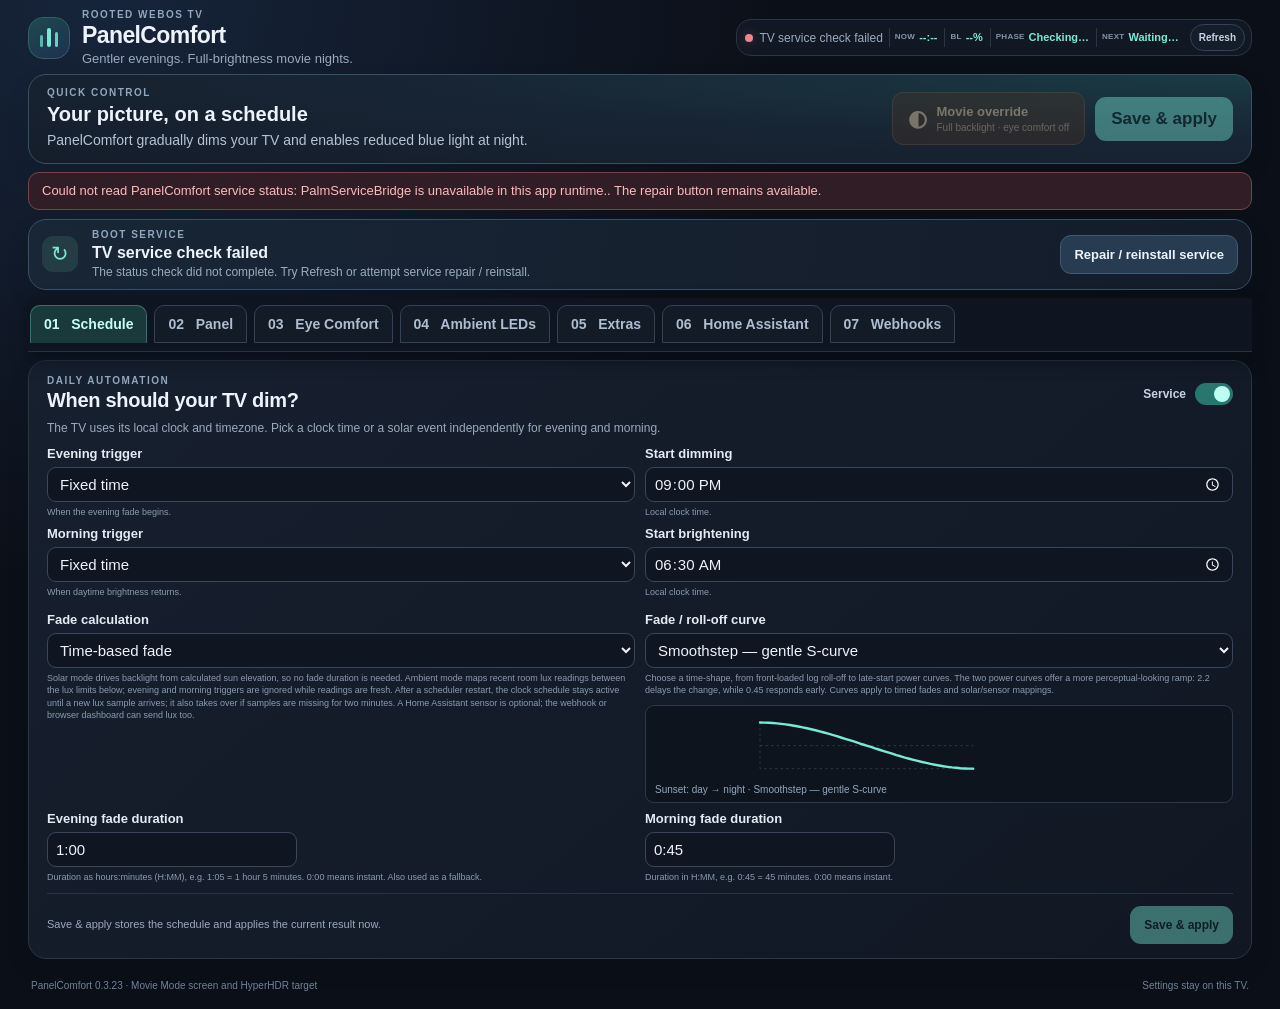
<file: src/com.webosbrew.panelcomfort/index.html>
<!doctype html>
<html lang="en">
<head>
  <meta charset="utf-8">
  <meta name="viewport" content="width=device-width, initial-scale=1, maximum-scale=1">
  <meta name="description" content="Time-based panel brightness and eye-comfort automation for rooted LG webOS TVs.">
  <title>PanelComfort</title>
  <link rel="stylesheet" href="style.css">
</head>
<body>
  <main class="app-shell">
    <header class="topbar">
      <div class="brand-mark" aria-hidden="true"><span></span><span></span><span></span></div>
      <div class="brand-copy"><div class="eyebrow">ROOTED WEBOS TV</div><h1>PanelComfort</h1><p>Gentler evenings. Full-brightness movie nights.</p></div>
      <div class="top-status" aria-label="TV and scheduler status">
        <span id="statusDot" class="status-dot"></span><span id="statusText">Checking TV service…</span>
        <div class="status-metrics" aria-label="Live status">
          <div class="status-chip" id="statusChipTime" title="TV local time" aria-label="TV local time"><span>Now</span><strong id="liveTime">--:--</strong><small id="liveDate" class="sr-only">Waiting for TV status</small></div>
          <div class="status-chip" title="Scheduled panel backlight" aria-label="Scheduled panel backlight"><span>BL</span><strong id="liveBrightness">--%</strong></div>
          <div class="status-chip" id="statusChipPhase" title="Current schedule phase"><span>Phase</span><strong id="livePhase">Checking…</strong><small id="liveEye" class="sr-only">Eye Comfort: unknown</small></div>
          <div class="status-chip" id="statusChipNext" title="Next scheduled transition"><span>Next</span><strong id="liveNext">Waiting…</strong><small id="liveNextDetail" class="sr-only">Refreshes with TV status</small></div>
        </div>
        <span id="formState" class="form-state" hidden>Unsaved settings</span><button id="refreshBtn" class="button ghost small">Refresh</button>
      </div>
    </header>

    <section class="hero card">
      <div class="hero-copy"><div class="eyebrow">QUICK CONTROL</div><h2 id="modeHeadline">Your picture, on a schedule</h2><p id="modeDescription">PanelComfort gradually dims your TV and enables reduced blue light at night.</p></div>
      <div class="hero-actions"><button id="overrideBtn" class="button movie-button" disabled><span class="button-icon">◐</span><span><strong id="overrideLabel">Movie override</strong><small id="overrideHint">Full backlight · eye comfort off</small></span></button><button id="applyBtn" class="button primary" disabled>Save &amp; apply</button></div>
    </section>

    <div id="notice" class="notice" role="status" aria-live="polite">Connect to the Homebrew root service to configure PanelComfort.</div>

    <section class="card setup-card" id="setupCard" aria-live="polite">
      <div class="setup-icon">↻</div>
      <div class="setup-copy"><div class="eyebrow">BOOT SERVICE</div><h2 id="bootTitle">Run automatically</h2><p id="bootDescription">Install the root startup hook once. Settings stay on the TV and apply even when this app is closed.</p></div>
      <div class="setup-actions"><button id="bootBtn" class="button secondary">Install boot service</button><button id="removeBtn" class="button ghost danger hidden">Remove autostart</button></div>
    </section>

    <nav class="tab-nav" role="tablist" aria-label="PanelComfort settings">
      <button class="tab-button active" id="tabSchedule" role="tab" aria-selected="true" aria-controls="panelSchedule" data-tab="schedule">01 &nbsp; Schedule</button>
      <button class="tab-button" id="tabBrightness" role="tab" aria-selected="false" aria-controls="panelBrightness" data-tab="brightness">02 &nbsp; Panel</button>
      <button class="tab-button" id="tabEyeComfort" role="tab" aria-selected="false" aria-controls="panelEyeComfort" data-tab="eyecomfort">03 &nbsp; Eye Comfort</button>
      <button class="tab-button" id="tabHyperHDR" role="tab" aria-selected="false" aria-controls="panelHyperHDR" data-tab="hyperhdr">04 &nbsp; Ambient LEDs</button>
      <button class="tab-button" id="tabExtras" role="tab" aria-selected="false" aria-controls="panelExtras" data-tab="extras">05 &nbsp; Extras</button>
      <button class="tab-button" id="tabHomeAssistant" role="tab" aria-selected="false" aria-controls="panelHomeAssistant" data-tab="homeassistant">06 &nbsp; Home Assistant</button>
      <button class="tab-button" id="tabWebhook" role="tab" aria-selected="false" aria-controls="panelWebhook" data-tab="webhook">07 &nbsp; Webhooks</button>
    </nav>

    <section class="tab-panel active" id="panelSchedule" role="tabpanel" aria-labelledby="tabSchedule" data-panel="schedule">
      <section class="card settings-card">
        <div class="section-title"><div><div class="eyebrow">DAILY AUTOMATION</div><h2>When should your TV dim?</h2></div><label class="switch-label" for="enabled"><span>Service</span><input id="enabled" type="checkbox" checked><span class="switch-ui"></span></label></div>
        <p class="muted intro">The TV uses its local clock and timezone. Pick a clock time or a solar event independently for evening and morning.</p>

        <div class="field-grid two" id="eveningTriggerWrap">
          <div class="field"><label for="dimMode">Evening trigger</label><select id="dimMode"><option value="fixed">Fixed time</option><option value="sunset">Local sunset</option></select><small>When the evening fade begins.</small></div>
          <div class="field" id="dimTimeWrap"><label for="dimStart">Start dimming</label><input id="dimStart" type="time" value="21:00"><small>Local clock time.</small></div>
          <div class="field hidden" id="sunsetOffsetWrap"><label for="sunsetOffset">Offset from sunset</label><select id="sunsetOffset"><option value="-90">90 minutes before</option><option value="-60">1 hour before</option><option value="-45">45 min before</option><option value="-30">30 min before</option><option value="-20" selected>20 min before</option><option value="-15">15 min before</option><option value="0">At sunset</option><option value="15">15 min after</option><option value="30">30 min after</option><option value="45">45 min after</option><option value="60">1 hour after</option></select><small>Offsets shift when the fade starts.</small></div>
        </div>
        <div class="field-grid two" id="morningTriggerWrap">
          <div class="field"><label for="upMode">Morning trigger</label><select id="upMode"><option value="fixed">Fixed time</option><option value="sunrise">Local sunrise</option></select><small>When daytime brightness returns.</small></div>
          <div class="field" id="upTimeWrap"><label for="undimStart">Start brightening</label><input id="undimStart" type="time" value="06:30"><small>Local clock time.</small></div>
          <div class="field hidden" id="sunriseOffsetWrap"><label for="sunriseOffset">Offset from sunrise</label><select id="sunriseOffset"><option value="-60">1 hour before</option><option value="-45">45 min before</option><option value="-30">30 min before</option><option value="-15">15 min before</option><option value="0" selected>At sunrise</option><option value="15">15 min after</option><option value="30">30 min after</option><option value="45">45 min after</option><option value="60">1 hour after</option><option value="90">90 minutes after</option></select><small>Offsets shift when the morning fade starts.</small></div>
        </div>
        <p id="locationHint" class="muted small-copy hidden">Solar triggers or solar mode need coordinates. Open <button type="button" id="goToExtrasBtn" class="inline-link">Extras → Solar location</button> to set them.</p>

        <div class="field-grid two fade-controls">
          <div class="field"><label for="fadeMethod">Fade calculation</label><select id="fadeMethod"><option value="duration" selected>Time-based fade</option><option value="solar">Follow solar elevation</option><option value="ambient">Use an ambient light sensor (Home Assistant / webhook)</option><option value="tv-sensor">Use TV built-in luminance sensor (if available)</option></select><small>Solar mode drives backlight from calculated sun elevation, so no fade duration is needed. Ambient mode maps recent room lux readings between the lux limits below; evening and morning triggers are ignored while readings are fresh. After a scheduler restart, the clock schedule stays active until a new lux sample arrives; it also takes over if samples are missing for two minutes. A Home Assistant sensor is optional; the webhook or browser dashboard can send lux too.</small></div>
          <div class="field" id="fadeCurveWrap"><label for="fadeCurve">Fade / roll-off curve</label><select id="fadeCurve"><option value="linear">Linear — constant change</option><option value="easein">Ease-in — gentle start, faster finish</option><option value="easeout">Ease-out — fast start, gentle finish</option><option value="smooth" selected>Smoothstep — gentle S-curve</option><option value="smootherstep">Smootherstep — softer start and finish</option><option value="twilight">Cosine / twilight — naturally rounded</option><option value="rolloff-soft">Soft log roll-off — subtle early response</option><option value="rolloff">Log roll-off — stronger early response</option><option value="rolloff-strong">Strong log roll-off — very long tail</option><option value="exponential">Exponential-in — slow start, rapid finish</option><option value="gamma-late">Power 2.2 — very gentle start, stronger late change</option><option value="gamma-early">Power 0.45 — stronger early response, gentle tail</option></select><small>Choose a time-shape, from front-loaded log roll-off to late-start power curves. The two power curves offer a more perceptual-looking ramp: 2.2 delays the change, while 0.45 responds early. Curves apply to timed fades and solar/sensor mappings.</small><div class="curve-preview"><svg id="curvePreview" viewBox="0 0 300 88" role="img" aria-label="Selected fade curve preview"><path class="curve-gridline" d="M18 12V70H286 M18 41H286"/><path id="curvePreviewPath" class="curve-preview-path" d="M18 70 L286 12"/></svg><span id="curvePreviewCaption">Smoothstep — gentle S-curve</span></div></div>
        </div>
        <div class="field-grid two" id="durationControls">
          <div class="field" id="dimDurationWrap"><label for="dimDuration">Evening fade duration</label><input id="dimDuration" type="text" inputmode="numeric" maxlength="6" value="1:00" placeholder="1:00" autocomplete="off" spellcheck="false"><small>Duration as hours:minutes (H:MM), e.g. 1:05 = 1 hour 5 minutes. 0:00 means instant. Also used as a fallback.</small></div>
          <div class="field" id="undimDurationWrap"><label for="undimDuration">Morning fade duration</label><input id="undimDuration" type="text" inputmode="numeric" maxlength="6" value="0:45" placeholder="0:45" autocomplete="off" spellcheck="false"><small>Duration in H:MM, e.g. 0:45 = 45 minutes. 0:00 means instant.</small></div>
        </div>
        <div id="ambientLuxControls" class="field-grid two hidden">
          <div class="field"><label for="ambientLuxMin">Minimum room illuminance</label><input id="ambientLuxMin" type="number" min="0" max="199999" step="1" value="5"><small>At or below this lux value, the night minimum targets are used.</small></div>
          <div class="field"><label for="ambientLuxMax">Maximum room illuminance</label><input id="ambientLuxMax" type="number" min="1" max="200000" step="1" value="500"><small>At or above this lux value, the daytime maximum targets are used.</small></div>
          <div class="field"><label for="ambientBrightnessOffset">Ambient brightness offset</label><input id="ambientBrightnessOffset" type="number" min="-30" max="30" step="1" value="0"><small>Optional −30 to +30 percentage-point adjustment to both the TV and HyperHDR targets.</small></div>
        </div>

        <div class="panel-footer"><span class="muted small-copy">Save &amp; apply stores the schedule and applies the current result now.</span><button class="button primary tab-save" data-save>Save &amp; apply</button></div>
      </section>
    </section>

    <section class="tab-panel" id="panelEyeComfort" role="tabpanel" aria-labelledby="tabEyeComfort" data-panel="eyecomfort" hidden>
      <section class="card settings-card">
        <div class="section-title"><div><div class="eyebrow">REDUCED BLUE LIGHT</div><h2>Eye Comfort schedule</h2></div><label class="switch-label" for="eyeEnabled"><span>Enabled</span><input id="eyeEnabled" type="checkbox" checked><span class="switch-ui"></span></label></div>
        <p class="muted intro">Choose whether Eye Comfort follows room light, its own clock schedule, or a fixed override. This is independent of the brightness calculation.</p>
        <div class="field"><label for="eyeComfortMode">Eye Comfort control</label><select id="eyeComfortMode"><option value="dynamic">Dynamic</option><option value="time">Time</option><option value="on">On</option><option value="off">Off</option></select><small>Dynamic follows fresh lux and falls back to the timing below when readings are missing or stale. Time follows the timing below and ignores lux. Movie Mode pauses Dynamic and Time; On and Off are explicit overrides.</small></div>
        <div class="field"><label for="eyeLuxThreshold">Eye Comfort lux threshold</label><input id="eyeLuxThreshold" type="number" min="0" max="200000" step="1" value="50"><small>In Dynamic mode, turn Eye Comfort on at or below this room illuminance. HA lux, webhook, and browser readings are supported; stale or missing readings use the schedule.</small></div>
        <div class="field"><label for="luxStability">Lux Stability (lx)</label><input id="luxStability" type="number" min="0" max="1000" step="1" value="10"><small>Ignore sensor changes up to this amount from the last accepted reading. Dynamic Eye Comfort stays on until lux rises above its threshold plus this value. Set to 0 to disable.</small></div>
        <div class="eye-card">
          <div class="field"><label for="eyeTiming">Eye comfort timing</label><select id="eyeTiming"><option value="linked" selected>Follow evening / morning triggers</option><option value="custom">Use custom clock times</option></select><small>Recommended: use the same sunset/sunrise or clock triggers as the brightness schedule, with independent offsets.</small></div>
          <div id="eyeLinkedFields" class="field-grid two eye-times">
            <div class="field"><label for="eyeStartOffset">Eye Comfort start offset</label><input id="eyeStartOffset" type="text" inputmode="numeric" maxlength="7" value="0:15" placeholder="0:15" autocomplete="off" spellcheck="false"><small>Relative to evening trigger. No sign / positive = after; a leading minus = before. Example: -1:05 means 1 hour 5 minutes early.</small></div>
            <div class="field"><label for="eyeEndOffset">Eye Comfort end offset</label><input id="eyeEndOffset" type="text" inputmode="numeric" maxlength="7" value="0:00" placeholder="0:00" autocomplete="off" spellcheck="false"><small>0:00 means at the morning trigger; -0:15 means 15 minutes before it.</small></div>
          </div>
          <div id="eyeCustomFields" class="field-grid two eye-times hidden">
            <div class="field"><label for="eyeStart">Eye comfort starts</label><input id="eyeStart" type="time" value="21:30"></div>
            <div class="field"><label for="eyeEnd">Eye comfort ends</label><input id="eyeEnd" type="time" value="06:30"></div>
          </div>
          <p class="muted small-copy eye-note">Movie Mode pauses Dynamic Eye Comfort. Explicit On and Off selections remain in effect.</p>
        </div>
        <div class="panel-footer"><span class="muted small-copy">Eye Comfort timing can follow the evening/morning triggers or use custom clock times.</span><button class="button primary tab-save" data-save>Save &amp; apply</button></div>
      </section>
    </section>

    <section class="tab-panel" id="panelBrightness" role="tabpanel" aria-labelledby="tabBrightness" data-panel="brightness" hidden>
      <section class="card settings-card">
        <div class="section-title"><div><div class="eyebrow">PANEL LIGHT</div><h2>Brightness limits</h2></div><span class="pill">0–100</span></div>
        <p class="muted intro">Changes the backlight / panel-light setting, not black level or contrast. Some picture modes can keep their own settings.</p>
        <div class="range-field"><div class="range-heading"><label for="minBrightness">Night minimum</label><output id="minOut">18</output></div><input id="minBrightness" type="range" min="0" max="70" value="18"><div class="range-scale"><span>Dimmer</span><span>Brighter</span></div></div>
        <div class="range-field"><div class="range-heading"><label for="maxBrightness">Day maximum</label><output id="maxOut">80</output></div><input id="maxBrightness" type="range" min="1" max="100" value="80"><div class="range-scale"><span>Lower</span><span>100 = maximum</span></div></div>
        <div class="movie-target-block">
          <div class="section-title"><div><div class="eyebrow">MOVIE MODE</div><h3>TV and LED targets</h3></div><label class="switch-label" for="movieBrightnessEnabled"><span>Custom target</span><input id="movieBrightnessEnabled" type="checkbox"><span class="switch-ui"></span></label></div>
          <p class="muted small-copy">When off, Movie Mode uses each output's daytime target. When on, this value is the TV backlight percentage; HyperHDR maps the same position between its own night/day limits. Scheduled Eye Comfort is paused.</p>
          <div class="range-field"><div class="range-heading"><label for="movieBrightness">Movie Mode TV brightness</label><output id="movieBrightnessOut">80%</output></div><input id="movieBrightness" type="range" min="0" max="100" value="80"><div class="range-scale"><span>0%</span><span>100%</span></div></div>
        </div>
        <div class="preview-block"><div class="preview-copy"><span class="eyebrow">SCHEDULE PREVIEW</span><strong id="previewTitle">18% at night · 80% daytime</strong><small id="previewText">Dimming begins at 21:00 and fades over 60 minutes.</small></div><div class="preview-meter"><span id="previewMeterFill"></span></div></div>
        <div class="timeline-card"><div class="timeline-heading"><div><div class="eyebrow" id="timelineKicker">DAILY LIGHT CURVE</div><strong id="timelineTitle">Illustrative brightness timeline</strong></div><span id="timelineMode" class="pill neutral">Time-based</span></div><svg id="brightnessTimeline" viewBox="0 0 640 148" role="img" aria-label="Preview of scheduled brightness over a day" preserveAspectRatio="none"><path class="timeline-gridline" d="M32 28H608 M32 68H608 M32 108H608"/><path id="timelineArea" class="timeline-area" d="M32 28 L200 28 L250 108 L470 108 L520 28 L608 28 Z"/><path id="timelinePath" class="timeline-path" d="M32 28 L200 28 L250 108 L470 108 L520 28 L608 28"/><line id="timelineNow" class="timeline-now" x1="32" y1="18" x2="32" y2="116"/><text x="32" y="137" id="timelineLabel0">00:00</text><text x="176" y="137" id="timelineLabel1">06:00</text><text x="320" y="137" id="timelineLabel2">12:00</text><text x="464" y="137" id="timelineLabel3">18:00</text><text x="608" y="137" id="timelineLabel4" text-anchor="end">24:00</text><text x="36" y="17" id="timelineTopLabel">Day</text><text x="604" y="17" text-anchor="end" id="timelineBottomLabel">Night fade</text></svg><p id="timelineCaption" class="muted small-copy">Preview updates as you edit settings; the TV recalculates its target every minute.</p></div>
        <div class="profile-protection-block">
          <div class="section-title"><div><div class="eyebrow">INPUT / PICTURE-PROFILE PROTECTION</div><h3>Reapply after picture changes</h3></div><label class="switch-label" for="profileProtectionEnabled"><span>Enabled</span><input id="profileProtectionEnabled" type="checkbox" checked><span class="switch-ui"></span></label></div>
          <p class="muted small-copy">Watches foreground-app / current-input context and the active picture-mode dimension where webOS reports them, then reapplies scheduled backlight and Eye Comfort after a change. This firmware does not expose reliable HDR metadata through a documented API, so HDR-only changes are best-effort; read-back drift and the regular schedule provide fallbacks.</p>
          <div class="profile-status-row"><span id="profileProtectionBadge" class="pill neutral">Checking…</span><span id="profileProtectionStatus" class="muted small-copy">Checking watcher status…</span></div>
          <div id="profileContext" class="profile-context muted small-copy">No active picture profile reported yet.</div>
        </div>
        <div class="panel-footer"><span class="muted small-copy">Movie override uses the configured daytime maximum.</span><button class="button primary tab-save" data-save>Save &amp; apply</button></div>
      </section>
    </section>

    <section class="tab-panel" id="panelHyperHDR" role="tabpanel" aria-labelledby="tabHyperHDR" data-panel="hyperhdr" hidden>
      <section class="card settings-card hdr-card">
        <div class="section-title"><div><div class="eyebrow">AMBIENT LIGHTS</div><h2>Hyperion / HyperHDR brightness</h2></div><label class="switch-label" for="hyperhdrEnabled"><span>Control LEDs</span><input id="hyperhdrEnabled" type="checkbox"><span class="switch-ui"></span></label></div>
        <p class="muted intro">Fade HyperHDR output with the TV schedule. Uses HyperHDR v22 output scaling and can target all running instances or selected instance IDs. Each instance is selected before its brightness is changed, so separate side-light instances can follow the schedule too. If HyperHDR or a light is unavailable, TV dimming keeps running.</p>
        <div class="discovery-row hdr-primary-action"><button id="hyperhdrTestBtn" class="button secondary">Test connection</button><span id="hyperhdrDiscoveryStatus" class="muted small-copy">Save &amp; apply, then test the connection.</span></div>
        <div class="subsection-title hdr-limits-title"><div class="eyebrow">LED BRIGHTNESS LIMITS</div><p class="muted small-copy">The LED levels fade on the same schedule as the TV panel, but have separate limits.</p></div>
        <div class="hdr-brightness-grid">
          <div class="range-field"><div class="range-heading"><label for="hyperhdrMinBrightness">Night minimum</label><output id="hyperhdrMinOut">12%</output></div><input id="hyperhdrMinBrightness" type="range" min="0" max="90" value="12"><div class="range-scale"><span>Off</span><span>Brighter</span></div></div>
          <div class="range-field"><div class="range-heading"><label for="hyperhdrMaxBrightness">Day / movie maximum</label><output id="hyperhdrMaxOut">60%</output></div><input id="hyperhdrMaxBrightness" type="range" min="1" max="100" value="60"><div class="range-scale"><span>Lower</span><span>100 = normal output scale</span></div></div>
          <div class="section-title"><div><h3>Dim LEDs more in dark rooms</h3><p class="muted small-copy">Lux modes only. The LEDs drop faster than the screen as the room gets darker and still reach the day maximum in full light.</p></div><label class="switch-label" for="hyperhdrDarkCurve"><span>Dark-room curve</span><input id="hyperhdrDarkCurve" type="checkbox"><span class="switch-ui"></span></label></div>
        </div>
        <div class="preview-block hdr-preview"><div class="preview-copy"><span class="eyebrow">AMBIENT LIGHT PREVIEW</span><strong id="hyperhdrPreviewTitle">12% at night · 60% day · movie TV 80% / LEDs 60%</strong><small>The Movie Mode slider sets the TV target. HyperHDR follows the same position between the TV's night/day limits, mapped to the LEDs' own night/day limits. Select which HyperHDR instances receive the adjustment in Connection settings.</small></div><div class="preview-meter"><span id="hyperhdrPreviewMeterFill"></span></div></div>
        <details class="advanced-settings"><summary>Connection settings (advanced)</summary><div class="advanced-body">
          <div class="field-grid two"><div class="field"><label for="hyperhdrHost">HyperHDR host</label><input id="hyperhdrHost" type="text" value="127.0.0.1" placeholder="127.0.0.1" autocomplete="off" spellcheck="false"><small>Use 127.0.0.1 when HyperHDR runs on this TV.</small></div><div class="field"><label for="hyperhdrPort">HTTP port</label><input id="hyperhdrPort" type="text" value="auto" placeholder="auto or 8090" autocomplete="off" spellcheck="false"><small><strong>auto</strong> tries the last working port, 8090 and a bounded local-port scan.</small></div></div>
          <div class="field-grid two"><div class="field"><label for="hyperhdrToken">API token (optional)</label><input id="hyperhdrToken" type="password" value="" autocomplete="new-password" spellcheck="false"><small>Leave blank if local JSON-RPC does not require authentication.</small></div><div class="field instance-picker-field"><span class="field-label">Instances to control</span><input id="hyperhdrInstanceIds" type="hidden" value="all"><small>Select all running instances or choose them individually. Run Test connection to refresh the detected list.</small><div id="hyperhdrInstanceOptions" class="instance-options" aria-live="polite"><span class="muted small-copy">Run Test connection to discover HyperHDR instances.</span></div><details class="manual-instance-picker"><summary>Enter instance IDs manually</summary><label for="hyperhdrInstanceIdsManual">Comma-separated instance IDs</label><input id="hyperhdrInstanceIdsManual" type="text" value="all" placeholder="all or 0,3" autocomplete="off" spellcheck="false"><small>Use this only if HyperHDR does not report its running instances.</small></details></div></div>
        </div></details>
        <div class="panel-footer"><span class="muted small-copy">Optional integration. Disable it to leave HyperHDR brightness untouched.</span><button class="button primary tab-save" data-save>Save &amp; apply</button></div>
      </section>
    </section>

    <section class="tab-panel" id="panelExtras" role="tabpanel" aria-labelledby="tabExtras" data-panel="extras" hidden>
      <section class="card settings-card">
        <div class="section-title"><div><div class="eyebrow">OPTIONAL INPUTS</div><h2>Location &amp; sensors</h2></div><span class="pill neutral">Model-dependent</span></div>
        <div id="solarLocationCard" class="location-card">
          <div class="section-title"><div><div class="eyebrow">SOLAR LOCATION</div><h3>Where is the TV?</h3></div><button id="detectLocationBtn" class="button secondary">Detect by internet</button></div>
          <p class="muted small-copy">Looks up an approximate location from your public IP using ipapi.co. It is not GPS and can be inaccurate with a VPN or mobile internet. You can edit the coordinates manually.</p>
          <div class="field-grid two location-fields">
            <div class="field"><label for="latitude">Latitude</label><input id="latitude" type="number" min="-89" max="89" step="0.0001" placeholder="e.g. 52.70"></div>
            <div class="field"><label for="longitude">Longitude</label><input id="longitude" type="number" min="-180" max="180" step="0.0001" placeholder="e.g. 5.20"></div>
          </div>
          <small id="locationStatus" class="location-status">Coordinates drive sunrise/sunset times and the solar-elevation fade. IP lookup is approximate and happens only when you press the button.</small>
        </div>
        <div class="sensor-row"><div class="sensor-icon">▣</div><div class="sensor-copy"><strong>Browser dashboard</strong><p>The dashboard lets phones and computers on your home network view status, change the schedule, toggle Movie Mode and send sensor readings. It can write TV settings, so leave it off unless you use it.</p><div class="toggle-row dashboard-toggle"><span class="toggle-caption">Enable browser dashboard API on the local network</span><label class="switch-label" for="webUiEnabled"><input id="webUiEnabled" type="checkbox"><span class="switch-ui"></span></label></div><div class="shortcut-controls"><a id="openWebInterface" class="button secondary" href="#" aria-disabled="true" target="_blank" rel="noopener">Open web dashboard</a><span id="webInterfaceAddress" class="muted small-copy">Dashboard disabled until enabled and saved.</span></div><small class="muted small-copy">No login or token is required. Only enable on a trusted home LAN; never forward this port to the internet. Home Assistant and webhook controls can remain enabled independently.</small></div></div>
        <div class="sensor-row built-in-sensor-row"><div class="sensor-icon">☼</div><div class="sensor-copy"><strong>TV built-in ambient / luminance sensor</strong><p>Some modern LG models expose an ambient-light / luminance reading through webOS. Availability varies by panel and firmware. The Schedule → Fade calculation menu retains “TV built-in luminance sensor”; if unsupported or stale, PanelComfort falls back to the timed schedule.</p><div class="shortcut-controls"><button id="testTvSensorBtn" class="button secondary">Check TV sensor</button><span id="tvSensorStatus" class="muted small-copy">Not checked yet</span></div></div><span id="tvSensorBadge" class="unavailable">Not checked</span></div>
<div class="panel-footer"><span class="muted small-copy">Ambient sensor input can come from the TV (if supported), Home Assistant, or a secret webhook.</span><button class="button primary tab-save" data-save>Save &amp; apply</button></div>
      </section>
    </section>

    <section class="tab-panel" id="panelHomeAssistant" role="tabpanel" aria-labelledby="tabHomeAssistant" data-panel="homeassistant" hidden>
      <section class="card settings-card">
        <div class="section-title"><div><div class="eyebrow">NATIVE INTEGRATION</div><h2>Home Assistant</h2></div><span id="haApiBadge" class="pill neutral">Disabled</span></div>
        <div class="sensor-row"><div class="sensor-icon">⌂</div><div class="sensor-copy"><strong>Movie Mode switch and sensor controls</strong><p>Enable this endpoint and Save &amp; apply. In Home Assistant, copy <code>ha-integration/custom_components/panelcomfort</code> into <code>/config/custom_components/panelcomfort</code>, restart Home Assistant, then add the PanelComfort integration. If discovery does not find the TV, enter its current local IP and port 8765. A lux sensor is optional: choose one in Configure → Options only if using Ambient mode; otherwise leave it blank. Ambient Lux Minimum/Maximum and Ambient Brightness Offset are available as Home Assistant number controls.</p><div class="toggle-row ha-toggle"><span class="toggle-caption">Allow Home Assistant from private IPv4 networks</span><label class="switch-label" for="haApiEnabled"><input id="haApiEnabled" type="checkbox"><span class="switch-ui"></span></label></div></div></div>
        <div class="notice security-note show">LAN-only, without a token: devices on private IPv4 networks may call this control endpoint while enabled; this is not authentication and is not restricted to one /24 subnet. Keep it on a trusted home LAN and do not forward the port to the internet. The separate Webhooks tab uses secret URLs instead.</div>
        <div class="ha-status-line"><span id="haApiStatus" class="muted small-copy">Requires the boot service.</span><span id="haApiAddress" class="muted small-copy">Port 8765</span></div>
        <div class="shortcut-controls"><button id="testHaEndpointBtn" class="button secondary">Test endpoint</button><span id="haEndpointTestStatus" class="muted small-copy">The web dashboard is independent of Home Assistant.</span></div>
        <details class="advanced-settings"><summary>Network details</summary><div class="advanced-body"><div class="field-grid two"><div class="field"><label for="haApiPort">Discovery / API port</label><input id="haApiPort" type="number" min="1024" max="65535" step="1" value="8765"><small>Keep 8765 unless you have a port conflict.</small></div><div class="field"><label for="haTvIp">Current TV address</label><input id="haTvIp" type="text" readonly value="Detecting…"></div></div><div class="field"><label for="haHealthUrl">TV health-check URL</label><input id="haHealthUrl" type="text" readonly value=""><small>Open this from another device on your local network. A JSON response with <code>"ok":true</code> confirms that the listener and endpoint are reachable, even when the Home Assistant API is disabled. This URL appears after status refresh and service update.</small></div><div class="field"><label for="haDeviceId">Stable device ID</label><input id="haDeviceId" type="text" readonly value="Generated when boot service is installed" spellcheck="false" autocomplete="off"></div></div></details>
        <div class="panel-footer"><span class="muted small-copy">Requires the boot service. Home Assistant and Webhooks are independent.</span><button class="button primary tab-save" data-save>Save &amp; apply</button></div>
      </section>
    </section>

    <section class="tab-panel" id="panelWebhook" role="tabpanel" aria-labelledby="tabWebhook" data-panel="webhook" hidden>
      <section class="card settings-card">
        <div class="section-title"><div><div class="eyebrow">OPTIONAL HTTP CONTROL</div><h2>Webhook URLs</h2></div><span id="webhookBadge" class="pill neutral">Disabled</span></div>
        <p class="muted intro">Completely separate from the Home Assistant integration. Use short 8-character secret-link IDs with REST commands, scripts or trusted LAN automations. The ambient-light URL accepts a new lux reading, so external sensors can drive Ambient mode without Home Assistant. Keep the links local and private.</p>
        <div class="toggle-row"><span class="toggle-caption">Enable secret-link webhooks</span><label class="switch-label" for="webhookEnabled"><input id="webhookEnabled" type="checkbox"><span class="switch-ui"></span></label></div>
        <div class="shortcut-controls webhook-actions"><button id="webhookRotateBtn" class="button ghost">Rotate webhook links</button><button class="button primary tab-save" data-save>Save &amp; apply</button></div>
        <details id="webhookDetails" class="advanced-settings"><summary>Show webhook URLs</summary><div class="advanced-body"><div class="field"><label for="webhookHost">TV address in URLs</label><input id="webhookHost" type="text" value="" placeholder="e.g. 192.0.2.186" autocomplete="off" spellcheck="false"><small>Auto-detected from the TV network interface. If detection fails, enter the TV local IP address here; press Save &amp; apply to keep it.</small></div><p id="webhookUrlHelp" class="muted small-copy">Enable and save webhooks to activate these links. Keep them private: possession of a URL grants control from an allowed private IPv4 network. The short URL secret has 32 bits of entropy; keep it on a trusted home LAN.</p><div class="field"><label for="webhookOnUrl">Movie Mode ON</label><input id="webhookOnUrl" type="text" readonly value=""><button type="button" class="button ghost small copy-webhook" data-copy="webhookOnUrl">Copy URL</button><small>Explicitly enables Movie Mode.</small></div><div class="field"><label for="webhookOffUrl">Movie Mode OFF</label><input id="webhookOffUrl" type="text" readonly value=""><button type="button" class="button ghost small copy-webhook" data-copy="webhookOffUrl">Copy URL</button><small>Resumes the schedule.</small></div><div class="field"><label for="webhookToggleUrl">Toggle Movie Mode</label><input id="webhookToggleUrl" type="text" readonly value=""><button type="button" class="button ghost small copy-webhook" data-copy="webhookToggleUrl">Copy URL</button></div><div class="field"><label for="webhookStatusUrl">Status query</label><input id="webhookStatusUrl" type="text" readonly value=""><button type="button" class="button ghost small copy-webhook" data-copy="webhookStatusUrl">Copy URL</button><small>Returns current override, phase, panel backlight, lux and HyperHDR state.</small></div><div class="field"><label for="webhookAmbientUrl">Send ambient light (lux)</label><input id="webhookAmbientUrl" type="text" readonly value=""><button type="button" class="button ghost small copy-webhook" data-copy="webhookAmbientUrl">Copy URL</button><small>Replace the final number after <code>ambient_lux=</code> with the new illuminance reading (integer 0–200000). Useful with a sensor or automation that can call HTTP URLs; no Home Assistant integration required. To use these readings for dimming, select Ambient sensor mode.</small></div><span class="pill neutral" id="webhookUrlStatus">Disabled</span></div></details>
        <div class="panel-footer"><span class="muted small-copy">Use the Home Assistant integration for a native, state-reporting switch.</span><button class="button primary tab-save" data-save>Save &amp; apply</button></div>
      </section>
    </section>

    <footer><span>PanelComfort 0.3.23 · Movie Mode screen and HyperHDR target</span><span id="lastAction">Settings stay on this TV.</span></footer>
  </main>
  <script src="app.js"></script>
</body>
</html>
</file>
<file: src/com.webosbrew.panelcomfort/style.css>
:root{color-scheme:dark;--bg:#0b0f17;--panel:#141b27;--panel2:#192332;--line:#2a3547;--text:#eef3fb;--muted:#9ba9bd;--teal:#77ead6;--blue:#8eafff;--amber:#f2c27d;--danger:#e99a9a;--radius:18px}
*{box-sizing:border-box}html{min-height:100%;background:var(--bg)}body{margin:0;min-height:100vh;overflow-y:auto;background:radial-gradient(ellipse at 8% 0%,#16243a 0%,var(--bg) 42%);color:var(--text);font-family:Arial,Helvetica,sans-serif;font-size:17px}.app-shell{width:min(1540px,100%);margin:0 auto;padding:15px 28px 18px}.topbar{display:flex;align-items:center;gap:15px;margin-bottom:13px;min-height:62px}.brand-mark{height:48px;width:48px;flex:none;display:flex;align-items:flex-end;justify-content:center;gap:4px;padding:11px;border-radius:15px;background:linear-gradient(145deg,#1c4a50,#202f50);border:1px solid #316067}.brand-mark span{display:block;width:5px;border-radius:4px;background:var(--teal)}.brand-mark span:nth-child(1){height:12px;opacity:.7}.brand-mark span:nth-child(2){height:19px}.brand-mark span:nth-child(3){height:15px;opacity:.85}.brand-copy{flex:1;min-width:0}.eyebrow{font-size:10px;font-weight:800;letter-spacing:1.5px;color:#91a6bf}.brand-copy h1{font-size:26px;letter-spacing:-.6px;margin:2px 0}.brand-copy p{color:var(--muted);margin:0;font-size:13px}.top-status{display:flex;align-items:center;gap:9px;padding:8px 10px 8px 12px;border-radius:30px;border:1px solid var(--line);background:#111824;color:var(--muted);font-size:12px;white-space:nowrap}.status-dot{height:8px;width:8px;flex:none;border-radius:50%;background:#d6a76b;box-shadow:0 0 12px #d6a76b55}.status-dot.ok{background:#77ead6;box-shadow:0 0 12px #77ead655}.status-dot.bad{background:#ef8585;box-shadow:0 0 12px #ef858555}.card{background:linear-gradient(140deg,rgba(23,32,47,.97),rgba(17,24,36,.97));border:1px solid var(--line);border-radius:var(--radius);box-shadow:0 10px 27px #00000013}.hero{display:flex;align-items:center;justify-content:space-between;gap:18px;padding:17px 21px;margin-bottom:10px;border-color:#33545e;background:radial-gradient(ellipse at 100% 0%,#1a3b44 0%,#182534 48%,#151d2a 100%)}.hero-copy{max-width:620px;min-width:0}.hero h2{font-size:23px;margin:5px 0}.hero p{max-width:610px;color:#b5c3d4;line-height:1.4;margin:0;font-size:14px}.hero-actions{display:flex;align-items:center;gap:10px;flex-wrap:wrap;justify-content:flex-end}.button{font:inherit;font-weight:700;border:1px solid transparent;border-radius:11px;padding:11px 15px;min-height:44px;cursor:pointer;transition:background .15s,border-color .15s;color:var(--text);white-space:nowrap}.button:disabled{opacity:.42;cursor:not-allowed}.button:focus-visible,input:focus-visible,select:focus-visible,.tab-button:focus-visible{outline:3px solid #a8c5ff;outline-offset:3px}.button.primary{background:var(--teal);color:#0c2326}.button.secondary{background:#273c51;border-color:#3b5b76}.button.ghost{background:#141d2a;border-color:#344358;color:#c6d3e5}.button.small{font-size:12px;padding:6px 9px;min-height:30px;border-radius:20px}.button.movie-button{display:flex;align-items:center;gap:10px;text-align:left;background:#443327;border-color:#75543a;color:#ffddb1}.button.movie-button.active{background:#1d403a;border-color:#4a9384;color:#a9f5e6}.button.movie-button strong,.button.movie-button small{display:block}.button.movie-button strong{font-size:13px}.button.movie-button small{font-size:10px;font-weight:500;margin-top:3px;color:inherit;opacity:.8}.button-icon{font-size:22px}.danger{color:var(--danger)!important}.notice{display:none;padding:9px 13px;margin:0 0 9px;border:1px solid #795d3d;border-radius:11px;color:#ffdbad;background:#30271f;font-size:13px;line-height:1.4}.notice.show{display:block}.notice.good{border-color:#2f6c60;background:#132c2a;color:#a9f5df}.notice.error{border-color:#754447;background:#311d25;color:#ffbabb}.setup-card{display:grid;grid-template-columns:38px minmax(0,1fr) auto;gap:12px;align-items:center;padding:12px 16px;margin-bottom:10px;border-color:#36516a;background:linear-gradient(100deg,#182636,#141c29)}.setup-icon{width:36px;height:36px;border-radius:11px;background:#243c44;color:var(--teal);font-size:21px;display:grid;place-items:center}.setup-copy{min-width:0}.setup-copy h2{font-size:16px;line-height:1.2;margin:3px 0 2px}.setup-copy p{font-size:12px;line-height:1.35;color:#9bacbf;margin:0;max-width:720px}.setup-actions{display:flex;justify-content:flex-end;gap:8px;flex-wrap:wrap}.setup-actions .button{min-height:39px;padding:9px 13px;font-size:13px}.hidden{display:none!important}.tab-nav{display:flex;gap:7px;align-items:stretch;margin:0 0 10px;padding:0 0 1px;border-bottom:1px solid #253244}.tab-button{font:inherit;font-size:14px;font-weight:700;color:#aebdd0;border:1px solid #344256;border-bottom-color:#344256;background:#131b27;border-radius:10px 10px 0 0;padding:11px 17px;min-height:43px;cursor:pointer}.tab-button.active{color:#c7fff4;background:#1a393b;border-color:#39706c;border-bottom-color:#1a393b}.tab-panel{display:block}.tab-panel[hidden]{display:none!important}.settings-card{padding:18px 21px;margin-bottom:11px}.section-title{display:flex;align-items:center;justify-content:space-between;gap:12px;margin-bottom:8px}.section-title h2{font-size:20px;letter-spacing:-.3px;margin:3px 0 0}.muted{color:var(--muted);line-height:1.4}.intro{font-size:12px;margin:0 0 14px;max-width:1000px}.pill{font-size:11px;font-weight:700;padding:5px 9px;border-radius:20px;background:#203a43;color:#93eadc;border:1px solid #2b5a5d;white-space:nowrap}.pill.neutral{background:#242e3c;border-color:#354254;color:#b1c0d4}.field-grid{display:grid;gap:13px;margin-bottom:12px}.field-grid.two{grid-template-columns:repeat(2,minmax(0,1fr))}.field-grid.three{grid-template-columns:repeat(3,minmax(0,1fr))}.field{min-width:0}.field>label,.range-heading label{display:block;font-weight:700;font-size:13px;margin:0 0 6px;color:#e4ebf5}.field input:not([type=checkbox]):not([type=range]),.field select{font:inherit;font-size:15px;color:var(--text);background:#0f1621;border:1px solid #3a475a;border-radius:9px;min-height:39px;width:100%;padding:7px 10px}.field small{display:block;color:#899bb2;font-size:10px;line-height:1.35;margin-top:4px}.toggle-row{min-height:39px;display:flex;align-items:center;justify-content:space-between;gap:12px;padding:0 10px;background:#0f1621;border:1px solid #3a475a;border-radius:9px}.toggle-caption{font-size:12px;color:#c5d1e2}.switch-label{position:relative;display:flex;align-items:center;gap:9px;color:#c8d4e4;font-size:12px;font-weight:700;white-space:nowrap}.switch-label input{position:absolute;opacity:0;width:1px;height:1px}.switch-ui{position:relative;width:38px;height:22px;background:#3a4657;border-radius:20px;display:block;transition:.2s;flex:none}.switch-ui:after{content:"";position:absolute;height:16px;width:16px;left:3px;top:3px;border-radius:50%;background:#d9e3f0;transition:.2s}.switch-label input:checked+.switch-ui{background:#28776e}.switch-label input:checked+.switch-ui:after{transform:translateX(16px);background:#bcfff1}.switch-label input:focus-visible+.switch-ui{outline:3px solid #a8c5ff;outline-offset:3px}.range-field{margin:22px 0 27px}.range-heading{display:flex;justify-content:space-between;align-items:center;margin-bottom:7px}.range-heading label{margin:0}.range-heading output{font-size:20px;font-weight:800;color:var(--teal);font-variant-numeric:tabular-nums}.range-field input[type=range]{width:100%;accent-color:var(--teal);height:27px;margin:0}.range-scale{display:flex;justify-content:space-between;color:#8596ad;font-size:11px}.preview-block{border-radius:13px;background:#0e1520;border:1px solid #2d3b4d;padding:14px 15px;margin-top:24px}.preview-copy strong,.preview-copy small{display:block}.preview-copy strong{font-size:15px;margin:6px 0}.preview-copy small{color:#91a3b9;font-size:12px;line-height:1.45}.preview-meter{height:6px;border-radius:9px;background:#2b3747;overflow:hidden;margin-top:13px}.preview-meter span{display:block;width:80%;height:100%;border-radius:9px;background:linear-gradient(90deg,#5baea7,#b3f5dc);transition:width .2s}.sensor-row{display:flex;align-items:flex-start;gap:12px;padding:14px 0;border-top:1px solid #293648}.sensor-icon{flex:none;width:34px;height:34px;border-radius:10px;display:grid;place-items:center;background:#243543;color:#a3d7d7;font-size:20px}.sensor-copy{flex:1;min-width:0}.sensor-copy strong{font-size:14px}.sensor-copy p{font-size:12px;line-height:1.5;color:#96a6ba;margin:5px 0 0}.unavailable{font-size:10px;text-transform:uppercase;letter-spacing:.6px;color:#d8b77f;border:1px solid #5e503a;background:#30291e;border-radius:6px;padding:5px 7px;white-space:nowrap}.remote-row{padding-bottom:10px}.shortcut-controls{display:flex;align-items:flex-end;gap:10px;flex-wrap:wrap;margin-top:12px}.shortcut-select{width:min(360px,100%)}.clear-button{min-height:39px;font-size:12px;padding:8px 12px}.shortcut-status{margin-top:7px!important;color:#a9c3d5!important;font-size:11px!important}.panel-footer{display:flex;align-items:center;justify-content:space-between;gap:12px;border-top:1px solid #263448;padding-top:12px;margin-top:10px}.small-copy{font-size:11px}.tab-save{font-size:12px;min-height:38px;padding:8px 13px}footer{display:flex;justify-content:space-between;gap:12px;color:#718199;font-size:10px;padding:10px 3px 0}
@media(max-width:1100px){.app-shell{padding:13px 17px 16px}.hero{align-items:flex-start;flex-direction:column}.hero-actions{justify-content:flex-start;width:100%}.setup-card{grid-template-columns:36px minmax(0,1fr);}.setup-actions{grid-column:2;justify-content:flex-start}.top-status{margin-left:auto}.field-grid.two{grid-template-columns:repeat(2,minmax(0,1fr))}}
@media(max-width:680px){body{font-size:15px}.app-shell{padding:10px}.topbar{flex-wrap:wrap}.top-status{width:100%;justify-content:space-between;margin:0}.brand-copy h1{font-size:23px}.hero{padding:15px}.hero h2{font-size:20px}.hero-actions{display:grid;grid-template-columns:1fr 1fr}.hero-actions>.button{white-space:normal}.setup-card{grid-template-columns:32px minmax(0,1fr);padding:11px}.setup-actions{grid-column:1/-1}.tab-nav{gap:4px}.tab-button{flex:1;padding:9px 5px;font-size:11px}.settings-card{padding:14px}.section-title h2{font-size:18px}.field-grid.two,.field-grid.three{grid-template-columns:1fr}.panel-footer{align-items:flex-start;flex-direction:column}.panel-footer .button{align-self:flex-end}.sensor-row{flex-wrap:wrap}.unavailable{margin-left:46px}.shortcut-select{width:100%}footer{flex-direction:column}}
@media(min-width:1101px) and (max-height:900px){.app-shell{padding-top:9px}.topbar{margin-bottom:8px;min-height:52px}.brand-mark{height:42px;width:42px}.brand-copy h1{font-size:23px}.hero{padding:12px 18px;margin-bottom:8px}.hero h2{font-size:20px}.setup-card{padding:9px 13px;margin-bottom:8px}.settings-card{padding:14px 18px}.field-grid{gap:9px;margin-bottom:8px}.intro{margin-bottom:9px}.field input:not([type=checkbox]):not([type=range]),.field select{min-height:35px;padding:5px 8px}.field small{font-size:9px}.tab-nav{margin-bottom:8px}.tab-button{min-height:38px;padding:8px 13px}.field-grid.two{gap:10px}}

.unavailable.enabled{color:#a9f5df;border-color:#2f6c60;background:#132c2a}

/* Home Assistant panel */
.ha-toggle{margin-top:12px;max-width:560px}.ha-fields{margin-top:16px}.token-input{font-family:ui-monospace,SFMono-Regular,Consolas,monospace;letter-spacing:.3px}.ha-url-block{border:1px solid #29394c;background:#111925;border-radius:13px;padding:14px;margin-top:17px;display:grid;gap:11px}.ha-url-block .section-title{margin-bottom:0}.ha-url-block .section-title h2{font-size:17px}.ha-url-block input{font-family:ui-monospace,SFMono-Regular,Consolas,monospace;font-size:12px!important;min-height:40px!important}.ha-actions{justify-content:space-between;align-items:center;margin-top:14px}.ha-help{margin:13px 0 0;font-size:11px}.tab-nav{overflow-x:auto}.tab-button{flex:0 0 auto}.ha-url-block .field{min-width:0}
@media(max-width:850px){.tab-nav{display:grid;grid-template-columns:repeat(2,minmax(0,1fr))}.tab-button{border-radius:9px;white-space:normal}.ha-actions{align-items:stretch;flex-direction:column}.ha-actions .button{width:100%}}

/* Hyperion/HyperHDR integration */
.hdr-card { margin-top: 18px; }
.discovery-row { display:flex; align-items:center; gap:14px; flex-wrap:wrap; margin:16px 0 20px; }
.discovery-row .small-copy { flex:1 1 280px; }
.subsection-title { margin:18px 0 8px; }
.subsection-title p { margin-top:6px; }
#hyperhdrToken { letter-spacing:.04em; }

/* TV-friendly dedicated HyperHDR tab (v0.1.5) */
.hdr-card { margin-top: 0; }
.hdr-primary-action { margin: 8px 0 10px; }
.hdr-primary-action .button { min-height: 38px; padding: 8px 13px; }
.hdr-primary-action .small-copy { flex: 1 1 420px; }
.hdr-limits-title { margin: 10px 0 0; }
.hdr-limits-title p { margin: 4px 0 0; }
.hdr-brightness-grid { display: grid; grid-template-columns: repeat(2, minmax(0, 1fr)); gap: 24px; }
.hdr-brightness-grid .range-field { margin: 8px 0 10px; }
.hdr-brightness-grid .range-heading output { font-size: 18px; }
.hdr-preview { margin-top: 8px; padding: 11px 13px; }
.hdr-preview .preview-meter { margin-top: 9px; }
.advanced-settings { margin-top: 12px; border: 1px solid #2d3b4d; border-radius: 10px; background: #101722; }
.advanced-settings summary { padding: 10px 13px; cursor: pointer; color: #c8d8e8; font-size: 12px; font-weight: 700; }
.advanced-settings summary:focus-visible { outline: 3px solid #a8c5ff; outline-offset: 2px; border-radius: 8px; }
.advanced-settings[open] summary { border-bottom: 1px solid #2d3b4d; color: var(--teal); }
.advanced-body { padding: 12px 13px 2px; }
.advanced-body .field-grid:last-child { margin-bottom: 4px; }
.hdr-card .panel-footer { margin-top: 12px; padding-top: 10px; }
@media(max-width:850px) { .hdr-brightness-grid { grid-template-columns: 1fr; gap: 3px; } }

/* Solar scheduling, Eye Comfort, and picture-profile controls. */
.location-card,.eye-card,.profile-protection-block{border:1px solid #2d3b4d;background:#101722;border-radius:13px;padding:13px 15px;margin:12px 0}
.location-card .section-title,.eye-card .section-title,.profile-protection-block .section-title{margin-bottom:9px}
.location-card h3,.eye-card h3,.profile-protection-block h3{font-size:16px;margin:3px 0 0}
.location-card .small-copy,.profile-protection-block .small-copy{font-size:11px;line-height:1.45}
.location-fields{margin:12px 0 4px}
.location-status{display:block;color:#a9c3d5;font-size:11px;line-height:1.45;margin-top:8px}
.eye-card .field{margin-bottom:9px}
.eye-card .field-grid{margin-bottom:0}
.eye-card .eye-note{margin:11px 0 1px}
.profile-status-row,.ha-status-line{display:flex;align-items:center;gap:10px;flex-wrap:wrap;margin-top:10px}
.profile-context{margin-top:7px;padding:7px 9px;border-radius:7px;background:#0b111a;overflow-wrap:anywhere}
.profile-protection-block .switch-label{padding-left:5px}
.ha-status-line{justify-content:space-between;border-top:1px solid #293648;padding-top:10px}
.security-note{font-size:11px;line-height:1.4;margin-top:12px;padding:9px 11px}
.webhook-actions{margin:12px 0}
.webhook-actions .button{min-height:38px}
#webhookOnUrl,#webhookOffUrl,#webhookToggleUrl,#webhookStatusUrl{font-family:ui-monospace,SFMono-Regular,Consolas,monospace;font-size:11px!important;}
@media(max-width:850px){.location-card,.eye-card,.profile-protection-block{padding:10px}.ha-status-line{align-items:flex-start;flex-direction:column}.webhook-actions{align-items:stretch;flex-direction:column}.webhook-actions .button{width:100%}}
@media(min-width:1101px) and (max-height:900px){.location-card,.eye-card,.profile-protection-block{padding:10px 12px;margin:9px 0}.profile-protection-block .small-copy,.location-card .small-copy,.location-status{font-size:10px}.preview-block{margin-top:15px;padding:11px 13px}}

/* Live status, fade curve and webhook affordances. */
.live-summary{display:grid;grid-template-columns:repeat(4,minmax(0,1fr));gap:8px;margin:0 0 10px}.live-tile{min-width:0;background:#101722;border:1px solid #2d3b4d;border-radius:12px;padding:10px 13px}.live-tile span,.live-tile small{display:block;color:#92a3b9;font-size:10px;line-height:1.4}.live-tile strong{display:block;color:var(--teal);font-size:20px;font-variant-numeric:tabular-nums;margin:3px 0;overflow-wrap:anywhere}.live-tile:nth-child(3) strong,.live-tile:nth-child(4) strong{font-size:15px}.timeline-card{background:#101722;border:1px solid #2d3b4d;border-radius:13px;padding:13px 15px;margin-top:14px}.timeline-heading{display:flex;align-items:center;justify-content:space-between;gap:10px;margin-bottom:6px}.timeline-heading strong{display:block;font-size:13px;margin-top:3px}.timeline-card svg{display:block;width:100%;height:145px;overflow:visible}.timeline-card svg text{fill:#96a6ba;font:11px Arial,Helvetica,sans-serif}.timeline-gridline{fill:none;stroke:#344052;stroke-width:1;stroke-dasharray:3 4}.timeline-area{fill:#61cabb;fill-opacity:.12}.timeline-path{fill:none;stroke:#77ead6;stroke-width:3;stroke-linecap:round;stroke-linejoin:round}.timeline-now{stroke:#f2c27d;stroke-width:2;stroke-dasharray:3 3}.timeline-caption{font-size:11px}.copy-webhook{margin-top:5px}.copy-webhook:disabled{opacity:.35}.fade-controls{margin-top:14px}.tab-nav{align-items:stretch}
@media(max-width:850px){.live-summary{grid-template-columns:repeat(2,minmax(0,1fr))}.live-tile{padding:9px}.live-tile strong{font-size:18px}.timeline-card{padding:10px}.timeline-card svg{height:120px}}


/* Compact live metrics integrated with service status. */
.topbar{gap:12px}
.top-status{gap:9px;flex-wrap:nowrap;min-width:0;max-width:100%;padding:6px 8px 6px 11px;border-radius:15px;white-space:nowrap}
#statusText{flex:none}
.status-metrics{display:flex;align-items:center;gap:4px;min-width:0}
.status-chip{display:flex;align-items:center;gap:5px;min-width:0;padding:5px 7px;border-left:1px solid #2a3547}
.status-chip>span{font-size:9px;line-height:1;color:#8294ab;text-transform:uppercase;letter-spacing:.5px;font-weight:700}
.status-chip strong{display:block;min-width:0;max-width:130px;overflow:hidden;text-overflow:ellipsis;color:var(--teal);font-size:12px;line-height:1.15;font-variant-numeric:tabular-nums}
.status-chip:nth-child(3) strong{max-width:94px}
.status-chip:nth-child(4) strong{max-width:120px}
.sr-only{position:absolute!important;width:1px!important;height:1px!important;padding:0!important;margin:-1px!important;overflow:hidden!important;clip:rect(0,0,0,0)!important;white-space:nowrap!important;border:0!important}
@media(max-width:900px){.topbar{flex-wrap:wrap}.brand-copy{flex:1}.top-status{width:100%;justify-content:flex-start;margin:0}.status-metrics{flex:1;justify-content:space-evenly}}
@media(max-width:680px){.top-status{flex-wrap:wrap;gap:7px;border-radius:12px}.status-metrics{flex:1 1 100%;order:3;display:grid;grid-template-columns:repeat(2,minmax(0,1fr));width:100%}.status-chip{padding:5px 6px}.status-chip strong{max-width:none}.top-status #refreshBtn{margin-left:auto}}

/* Compact status, duration fields, sensor and endpoint diagnostics. */
.status-metrics{gap:2px}.status-chip{gap:4px;padding:3px 5px;border-left:1px solid #2a3547}.status-chip>span{font-size:8px;letter-spacing:.25px}.status-chip strong{font-size:11px;max-width:98px}.status-chip:nth-child(3) strong{max-width:72px}.status-chip:nth-child(4) strong{max-width:92px}.top-status{gap:6px;padding:4px 6px 4px 8px}.top-status #refreshBtn{min-height:27px;padding:4px 8px;font-size:10px}.inline-link{border:0;padding:0;background:transparent;color:var(--teal);font:inherit;font-weight:700;text-decoration:underline;cursor:pointer}.field input#dimDuration,.field input#undimDuration,.field input#eyeStartOffset,.field input#eyeEndOffset{max-width:250px;font-variant-numeric:tabular-nums}.location-card{margin:12px 0 18px;padding:15px;border:1px solid #2d3b4d;border-radius:12px;background:#101722}.location-card h3{font-size:15px;margin:0}.location-card .section-title{margin-bottom:8px}.location-status{display:block;color:#9bacbf;font-size:11px;line-height:1.5}.built-in-sensor-row{border-top:1px solid #293648;margin-top:6px}.diagnostic-output{white-space:pre-wrap;overflow-wrap:anywhere;max-height:220px;overflow:auto;padding:9px;background:#0b111b;border:1px solid #293648;border-radius:8px;color:#b4c4d8;font-size:10px;line-height:1.4;width:100%;margin-top:8px}
@media(min-width:1281px){.status-chip strong{max-width:86px}.status-chip:nth-child(3) strong{max-width:66px}.status-chip:nth-child(4) strong{max-width:84px}}
@media(max-width:680px){.status-chip{gap:4px}.field input#dimDuration,.field input#undimDuration,.field input#eyeStartOffset,.field input#eyeEndOffset{max-width:none}}

/* Fade-shape preview. */
.curve-preview{margin-top:8px;padding:7px 9px;border:1px solid #2b394b;border-radius:9px;background:#0d141e}.curve-preview svg{display:block;width:100%;height:70px;max-width:420px}.curve-gridline{fill:none;stroke:#344459;stroke-width:1;stroke-dasharray:3 4}.curve-preview-path{fill:none;stroke:var(--teal);stroke-width:3;stroke-linecap:round;stroke-linejoin:round}.curve-preview span{display:block;color:#92a7be;font-size:10px;margin-top:1px}.movie-control-note .shortcut-controls{align-items:flex-start}#openWebInterface[aria-disabled="true"]{opacity:.45;pointer-events:none}

/* HyperHDR instance selector */
.instance-options{display:flex;flex-wrap:wrap;gap:8px;margin-top:8px}
.instance-option{display:inline-flex;align-items:center;gap:8px;min-height:42px;padding:7px 12px;border:1px solid var(--line,#444);border-radius:9px;background:#121a26;font-size:.9rem;cursor:pointer}
.instance-option.selected{border-color:#56c7b4;background:#15302f;color:#effffb}
.instance-option input{width:auto;margin:0}
.instance-picker-field .field-label{display:block;margin-bottom:4px;color:#e6edf7;font-weight:700}
.manual-instance-picker{margin-top:10px;border-top:1px solid #293648;padding-top:8px}
.manual-instance-picker>summary{display:inline-block;color:#aabbd0;font-size:11px;cursor:pointer}
.manual-instance-picker>label{display:block;margin-top:9px}

.form-state{display:inline-flex;align-items:center;padding:4px 8px;border-radius:999px;background:#533d1a;color:#ffdb8c;font-size:11px;font-weight:700;white-space:nowrap}.form-state[hidden]{display:none}

/* TV remote navigation and safe viewport scrolling. */
html{scroll-padding-top:82px}
body{overflow-x:hidden}
.app-shell{min-width:0;max-width:100%}
.tab-nav{position:sticky;top:0;z-index:20;flex-wrap:wrap;overflow:visible;background:#0e1520;padding:7px 2px 8px;box-shadow:0 8px 14px #080d15aa}
.tab-button{flex:0 1 auto;min-width:0;white-space:normal}
.tab-panel,.settings-card,.field-grid,.field{min-width:0;max-width:100%}
button:focus,input:focus,select:focus,textarea:focus,a:focus,summary:focus,[tabindex]:focus{outline:3px solid #a8c5ff;outline-offset:3px;box-shadow:0 0 0 5px #a8c5ff25}
.switch-label:focus-within .switch-ui,.instance-option:focus-within{outline:3px solid #a8c5ff;outline-offset:3px;box-shadow:0 0 0 5px #a8c5ff25}
button,input,select,textarea,a,summary,[tabindex]{scroll-margin:88px 0 18px}
@media(max-width:850px){html{scroll-padding-top:16px}.tab-nav{position:relative;top:auto;z-index:auto;display:grid;grid-template-columns:repeat(2,minmax(0,1fr));padding:6px;box-shadow:none}.tab-button{width:auto;min-height:44px}}
.movie-target-block{border:1px solid #2d3b4d;background:#101722;border-radius:13px;padding:13px 15px;margin:14px 0}.movie-target-block .section-title{margin-bottom:8px}.movie-target-block h3{font-size:16px;margin:3px 0 0}.movie-target-block .small-copy{font-size:11px;line-height:1.45}.movie-target-block .range-field{margin:10px 0 4px}.movie-target-block input[type=range]:disabled{opacity:.45}
</file>
